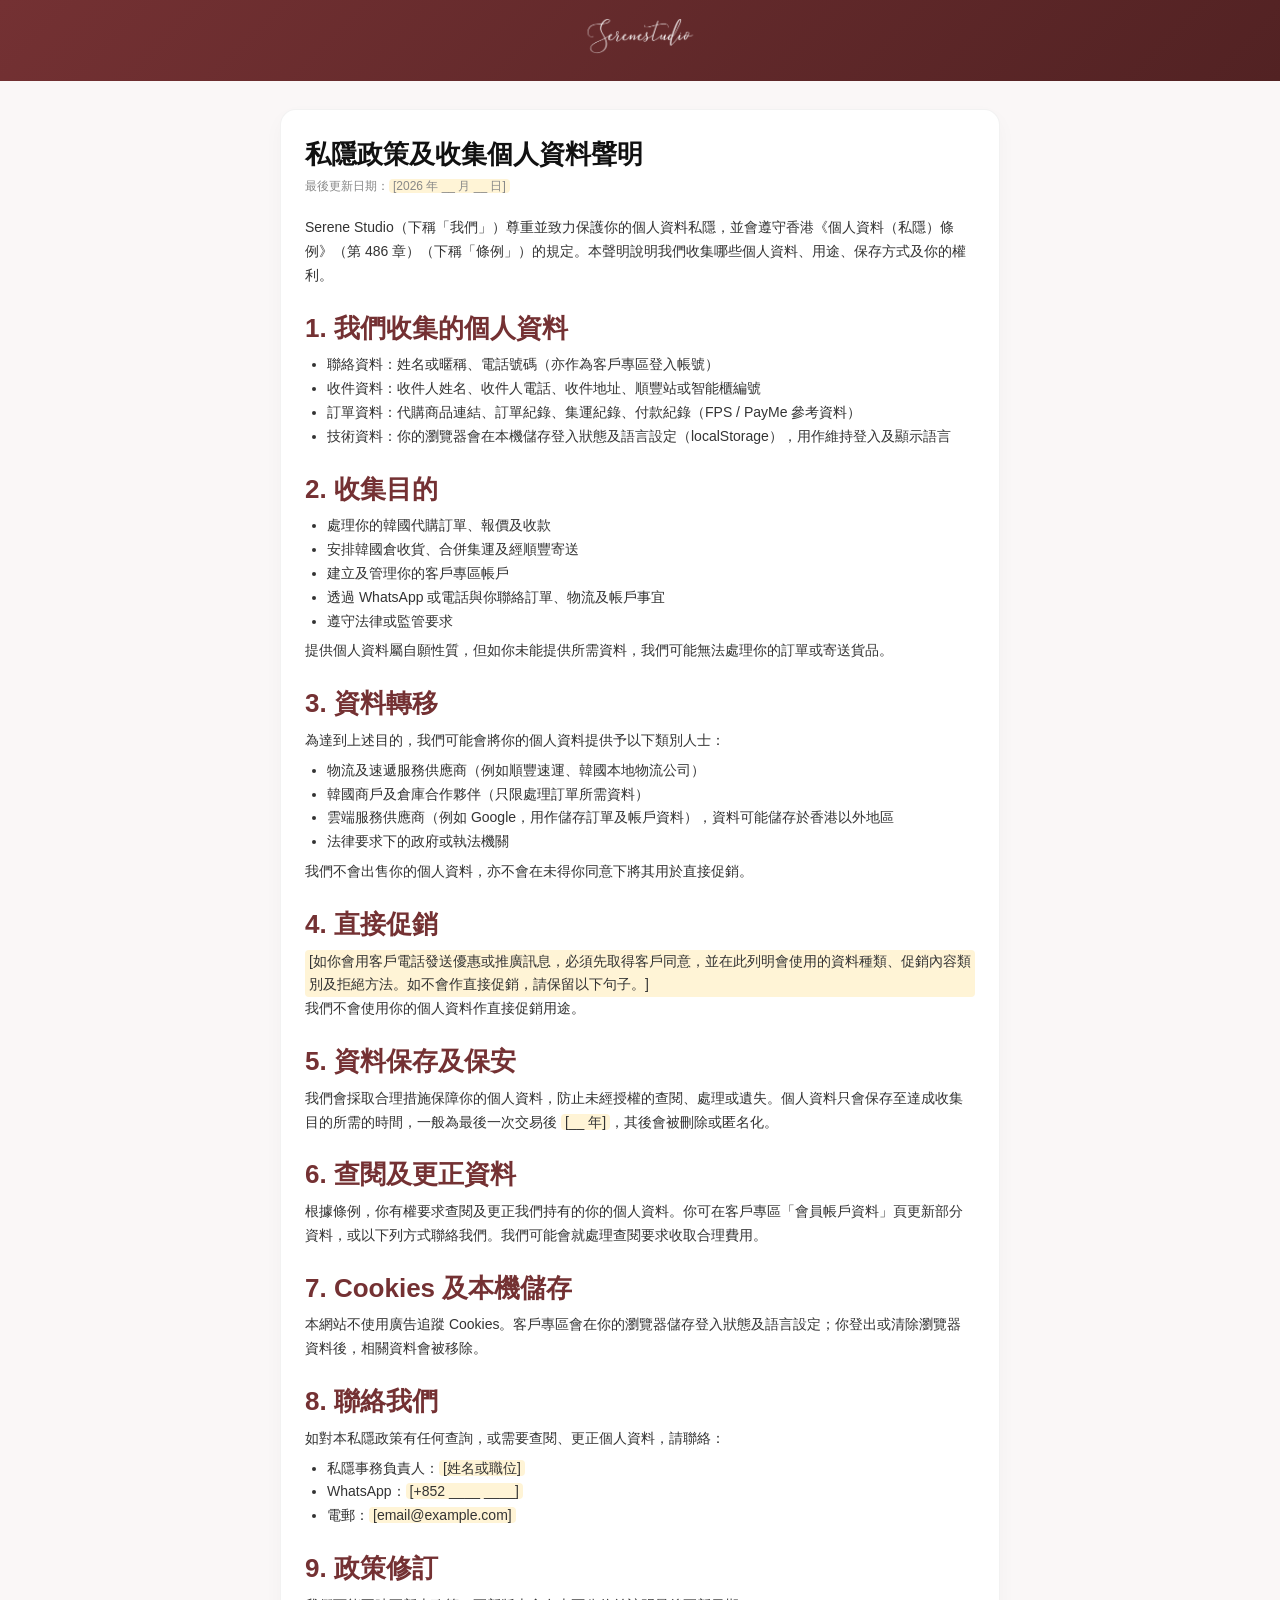
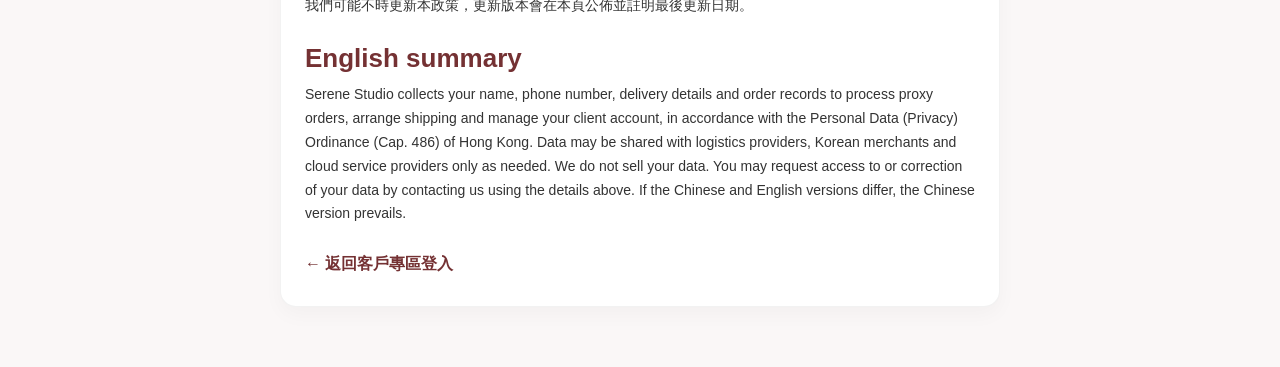
<file: privacy.html>
<!DOCTYPE html>
<html lang="zh-HK">
<head>
    <meta charset="UTF-8">
    <meta name="viewport" content="width=device-width, initial-scale=1.0">
    <title>Serene Studio - 私隱政策 / Privacy Policy</title>
    <meta name="description" content="Serene Studio 收集個人資料聲明及私隱政策（根據香港《個人資料（私隱）條例》第 486 章）。">
    <meta property="og:type" content="website">
    <meta property="og:site_name" content="Serene Studio">
    <meta property="og:title" content="Serene Studio - 私隱政策">
    <meta property="og:description" content="我們如何收集、使用及保護你的個人資料。">
    <meta property="og:url" content="https://serenestudio-co.com/privacy.html">
    <meta property="og:image" content="https://serenestudio-co.com/Serenestudio_2.png">
    <link rel="canonical" href="https://serenestudio-co.com/privacy.html">
    <link rel="icon" type="image/png" href="favicon.png">
    <link rel="apple-touch-icon" href="apple-touch-icon.png">
    <link rel="icon" type="image/png" sizes="32x32" href="favicon-32.png">
    <link rel="manifest" href="manifest.webmanifest">
    <meta name="theme-color" content="#743133">
    <meta name="apple-mobile-web-app-title" content="Serenestudio">
    <style>
        * { box-sizing: border-box; margin: 0; padding: 0; font-family: -apple-system, BlinkMacSystemFont, "Segoe UI", Roboto, Helvetica, Arial, sans-serif; }
        body { background: #faf7f7; color: #333; line-height: 1.75; }
        header { background: linear-gradient(135deg, #743133 0%, #522223 100%); padding: 18px 20px; text-align: center; }
        header img { height: 36px; width: auto; filter: brightness(0) invert(1); }
        main { max-width: 760px; margin: 0 auto; padding: 28px 20px 60px; }
        .card { background: #fff; border-radius: 16px; border: 1px solid rgba(0,0,0,0.05); padding: 28px 24px; box-shadow: 0 8px 20px rgba(0,0,0,0.03); }
        h1 { font-size: 22px; color: #111; margin-bottom: 4px; }
        .updated { font-size: 13px; color: #888; margin-bottom: 20px; }
        h2 { font-size: 16px; color: #743133; margin: 24px 0 8px; }
        p, li { font-size: 15px; }
        ul { padding-left: 22px; margin: 6px 0; }
        .todo { background: #fff4d6; padding: 0 4px; border-radius: 4px; }
        .back { display: inline-block; margin-top: 24px; color: #743133; font-weight: 600; text-decoration: none; }
        .back:hover { text-decoration: underline; }
    </style>
<link rel="icon" href="favicon.png">
<link rel="apple-touch-icon" href="apple-touch-icon.png">
<link rel="stylesheet" href="serene-public-type-v1.css">
</head>
<body>
    <header>
        <a href="index.html"><img src="Serenestudio.png" alt="Serene Studio Logo"></a>
    </header>

    <main>
        <!--
            ⚠️ 範本說明：本頁係通用範本，並非法律意見。
            上線前請：(1) 填寫所有黃色標示 [ ] 位置；(2) 按實際運作修改內容；
            (3) 如有需要請諮詢律師。完成後可刪除黃色標示 class="todo"。
        -->
        <div class="card">
            <h1>私隱政策及收集個人資料聲明</h1>
            <p class="updated">最後更新日期：<span class="todo">[2026 年 __ 月 __ 日]</span></p>

            <p>Serene Studio（下稱「我們」）尊重並致力保護你的個人資料私隱，並會遵守香港《個人資料（私隱）條例》（第 486 章）（下稱「條例」）的規定。本聲明說明我們收集哪些個人資料、用途、保存方式及你的權利。</p>

            <h2>1. 我們收集的個人資料</h2>
            <ul>
                <li>聯絡資料：姓名或暱稱、電話號碼（亦作為客戶專區登入帳號）</li>
                <li>收件資料：收件人姓名、收件人電話、收件地址、順豐站或智能櫃編號</li>
                <li>訂單資料：代購商品連結、訂單紀錄、集運紀錄、付款紀錄（FPS / PayMe 參考資料）</li>
                <li>技術資料：你的瀏覽器會在本機儲存登入狀態及語言設定（localStorage），用作維持登入及顯示語言</li>
            </ul>

            <h2>2. 收集目的</h2>
            <ul>
                <li>處理你的韓國代購訂單、報價及收款</li>
                <li>安排韓國倉收貨、合併集運及經順豐寄送</li>
                <li>建立及管理你的客戶專區帳戶</li>
                <li>透過 WhatsApp 或電話與你聯絡訂單、物流及帳戶事宜</li>
                <li>遵守法律或監管要求</li>
            </ul>
            <p>提供個人資料屬自願性質，但如你未能提供所需資料，我們可能無法處理你的訂單或寄送貨品。</p>

            <h2>3. 資料轉移</h2>
            <p>為達到上述目的，我們可能會將你的個人資料提供予以下類別人士：</p>
            <ul>
                <li>物流及速遞服務供應商（例如順豐速運、韓國本地物流公司）</li>
                <li>韓國商戶及倉庫合作夥伴（只限處理訂單所需資料）</li>
                <li>雲端服務供應商（例如 Google，用作儲存訂單及帳戶資料），資料可能儲存於香港以外地區</li>
                <li>法律要求下的政府或執法機關</li>
            </ul>
            <p>我們不會出售你的個人資料，亦不會在未得你同意下將其用於直接促銷。</p>

            <h2>4. 直接促銷</h2>
            <p class="todo">[如你會用客戶電話發送優惠或推廣訊息，必須先取得客戶同意，並在此列明會使用的資料種類、促銷內容類別及拒絕方法。如不會作直接促銷，請保留以下句子。]</p>
            <p>我們不會使用你的個人資料作直接促銷用途。</p>

            <h2>5. 資料保存及保安</h2>
            <p>我們會採取合理措施保障你的個人資料，防止未經授權的查閱、處理或遺失。個人資料只會保存至達成收集目的所需的時間，一般為最後一次交易後 <span class="todo">[__ 年]</span>，其後會被刪除或匿名化。</p>

            <h2>6. 查閱及更正資料</h2>
            <p>根據條例，你有權要求查閱及更正我們持有的你的個人資料。你可在客戶專區「會員帳戶資料」頁更新部分資料，或以下列方式聯絡我們。我們可能會就處理查閱要求收取合理費用。</p>

            <h2>7. Cookies 及本機儲存</h2>
            <p>本網站不使用廣告追蹤 Cookies。客戶專區會在你的瀏覽器儲存登入狀態及語言設定；你登出或清除瀏覽器資料後，相關資料會被移除。</p>

            <h2>8. 聯絡我們</h2>
            <p>如對本私隱政策有任何查詢，或需要查閱、更正個人資料，請聯絡：</p>
            <ul>
                <li>私隱事務負責人：<span class="todo">[姓名或職位]</span></li>
                <li>WhatsApp：<span class="todo">[+852 ____ ____]</span></li>
                <li>電郵：<span class="todo">[email@example.com]</span></li>
            </ul>

            <h2>9. 政策修訂</h2>
            <p>我們可能不時更新本政策，更新版本會在本頁公佈並註明最後更新日期。</p>

            <h2>English summary</h2>
            <p>Serene Studio collects your name, phone number, delivery details and order records to process proxy orders, arrange shipping and manage your client account, in accordance with the Personal Data (Privacy) Ordinance (Cap. 486) of Hong Kong. Data may be shared with logistics providers, Korean merchants and cloud service providers only as needed. We do not sell your data. You may request access to or correction of your data by contacting us using the details above. If the Chinese and English versions differ, the Chinese version prevails.</p>

            <a href="index.html" class="back">← 返回客戶專區登入</a>
        </div>
    </main>
</body>
</html>
</file>
<file: serene-public-type-v1.css>
/* serene-public-type-v1.css — 公開頁字級統一 (2026-11-11)
   標題 26 / 小標題(卡片標題) 20 / 內文 14 / 小字 12 / 頂部選單 14
   手機 (≤899px)：標題 22 / 小標題 18 / 內文 14 / 小字 12 / 選單 13
   不改：hero 大字 (.display)、hero h1、wordmark、大數字 (.facts b / .receipt .t b / .step .big 等) */

/* 大標題 */
html body h2, html body .h2, html body .ig-follow h2, html body main h1:not(.display){font-size:26px !important;line-height:1.3 !important}
/* 卡片標題 */
html body h3, html body .h3, html body .index h3, html body .deal-title, html body .brand-row h4,
html body .faq summary, html body .ptable caption{font-size:20px !important;line-height:1.35 !important}
/* 內文 / 簡介 */
html body .lead, html body .hero .lead, html body .deal-desc, html body .brand-row p, html body .faq p,
html body .step p, html body .index p, html body .ptable td:not(:last-child), html body .receipt .l,
html body main p, html body main li{font-size:14px !important;line-height:1.7 !important}
/* 小字 */
html body .deal-brand, html body .deal-foot, html body .deal-foot *, html body .deal-badge,
html body .brand-row .cat, html body .brand-row > a, html body .index .en, html body .small,
html body .facts span, html body .tip, html body .quote cite, html body .kicker, html body .hero .kicker,
html body .topline, html body .updated, html body footer, html body footer p, html body footer a, html body footer li{font-size:12px !important}
/* 頂部選單 */
html body .navbar, html body .navbar a, html body .site-head .navbar a, html body .login-link{font-size:14px !important}

@media (max-width:899px){
  html body h2, html body .h2, html body .ig-follow h2, html body main h1:not(.display){font-size:22px !important}
  html body h3, html body .h3, html body .index h3, html body .deal-title, html body .brand-row h4,
  html body .faq summary, html body .ptable caption{font-size:18px !important}
  html body .navbar, html body .navbar a, html body .site-head .navbar a, html body .login-link{font-size:13px !important}
}
</file>
